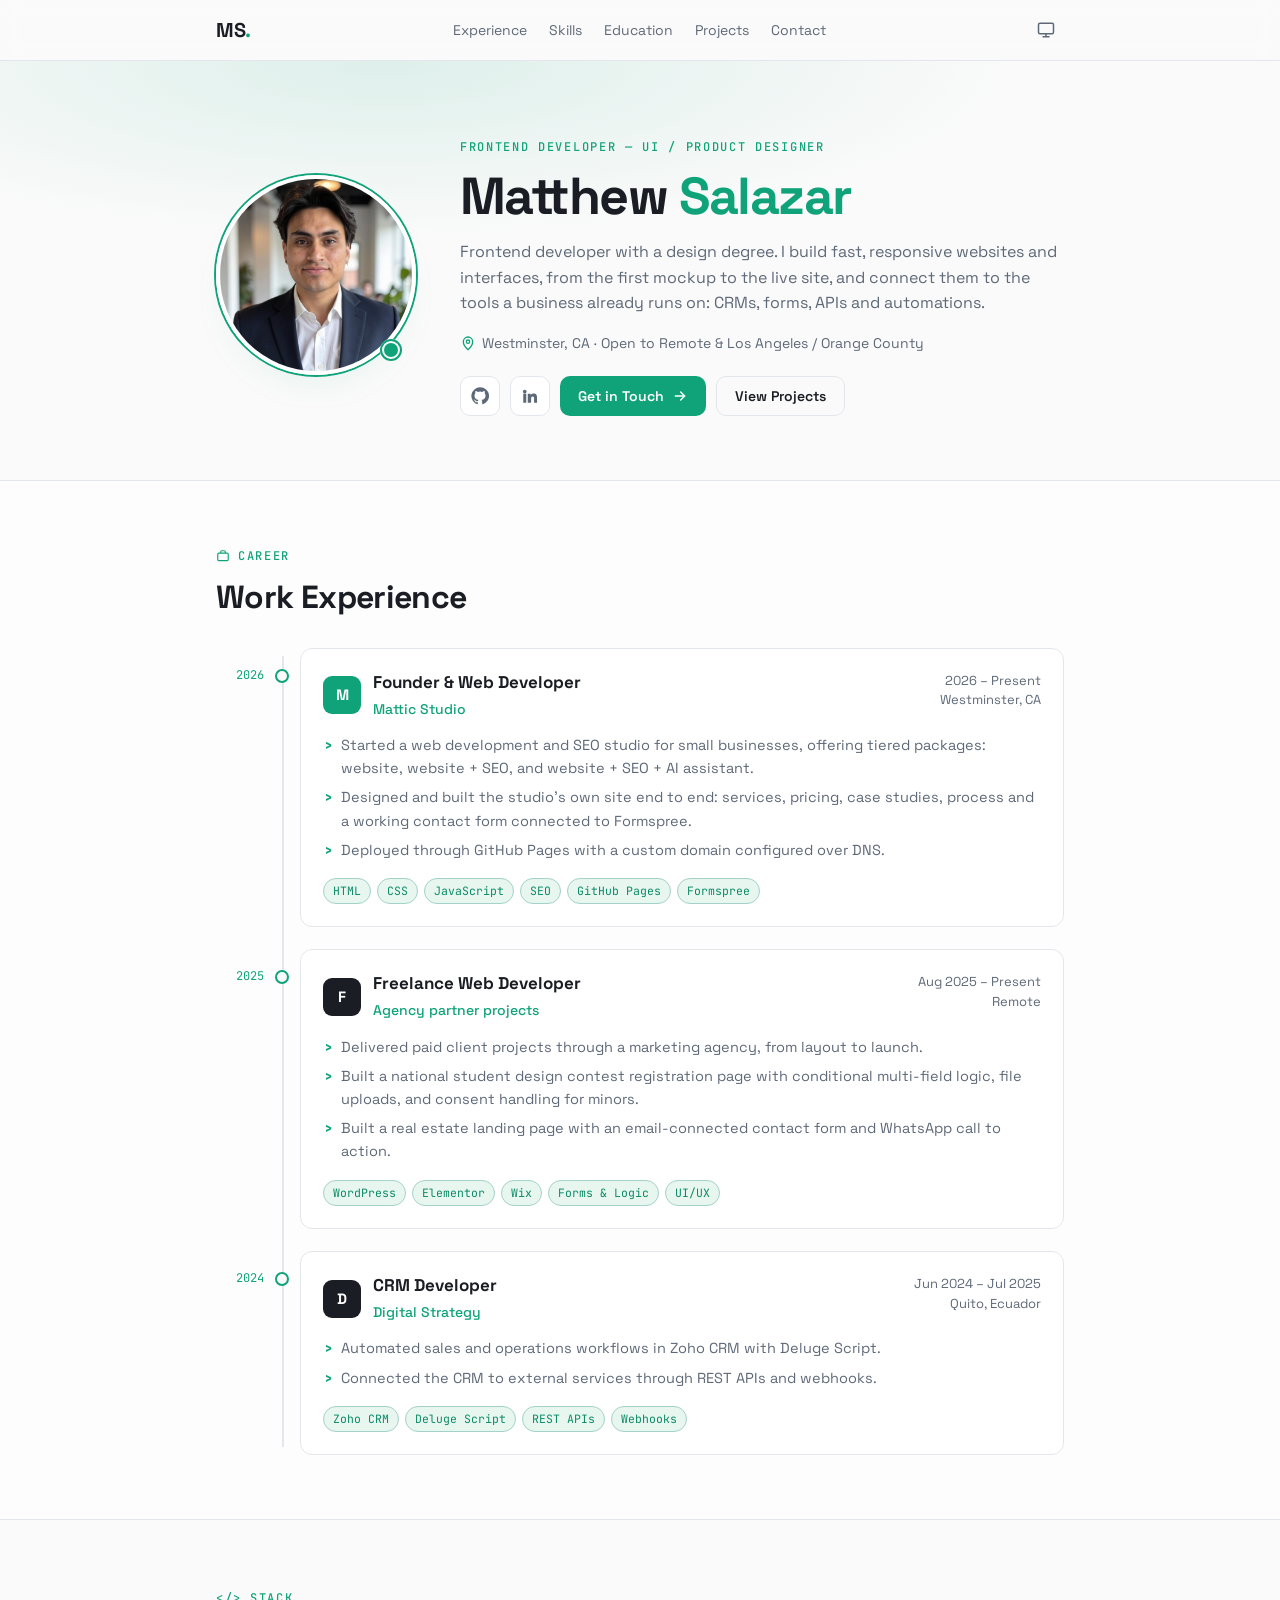
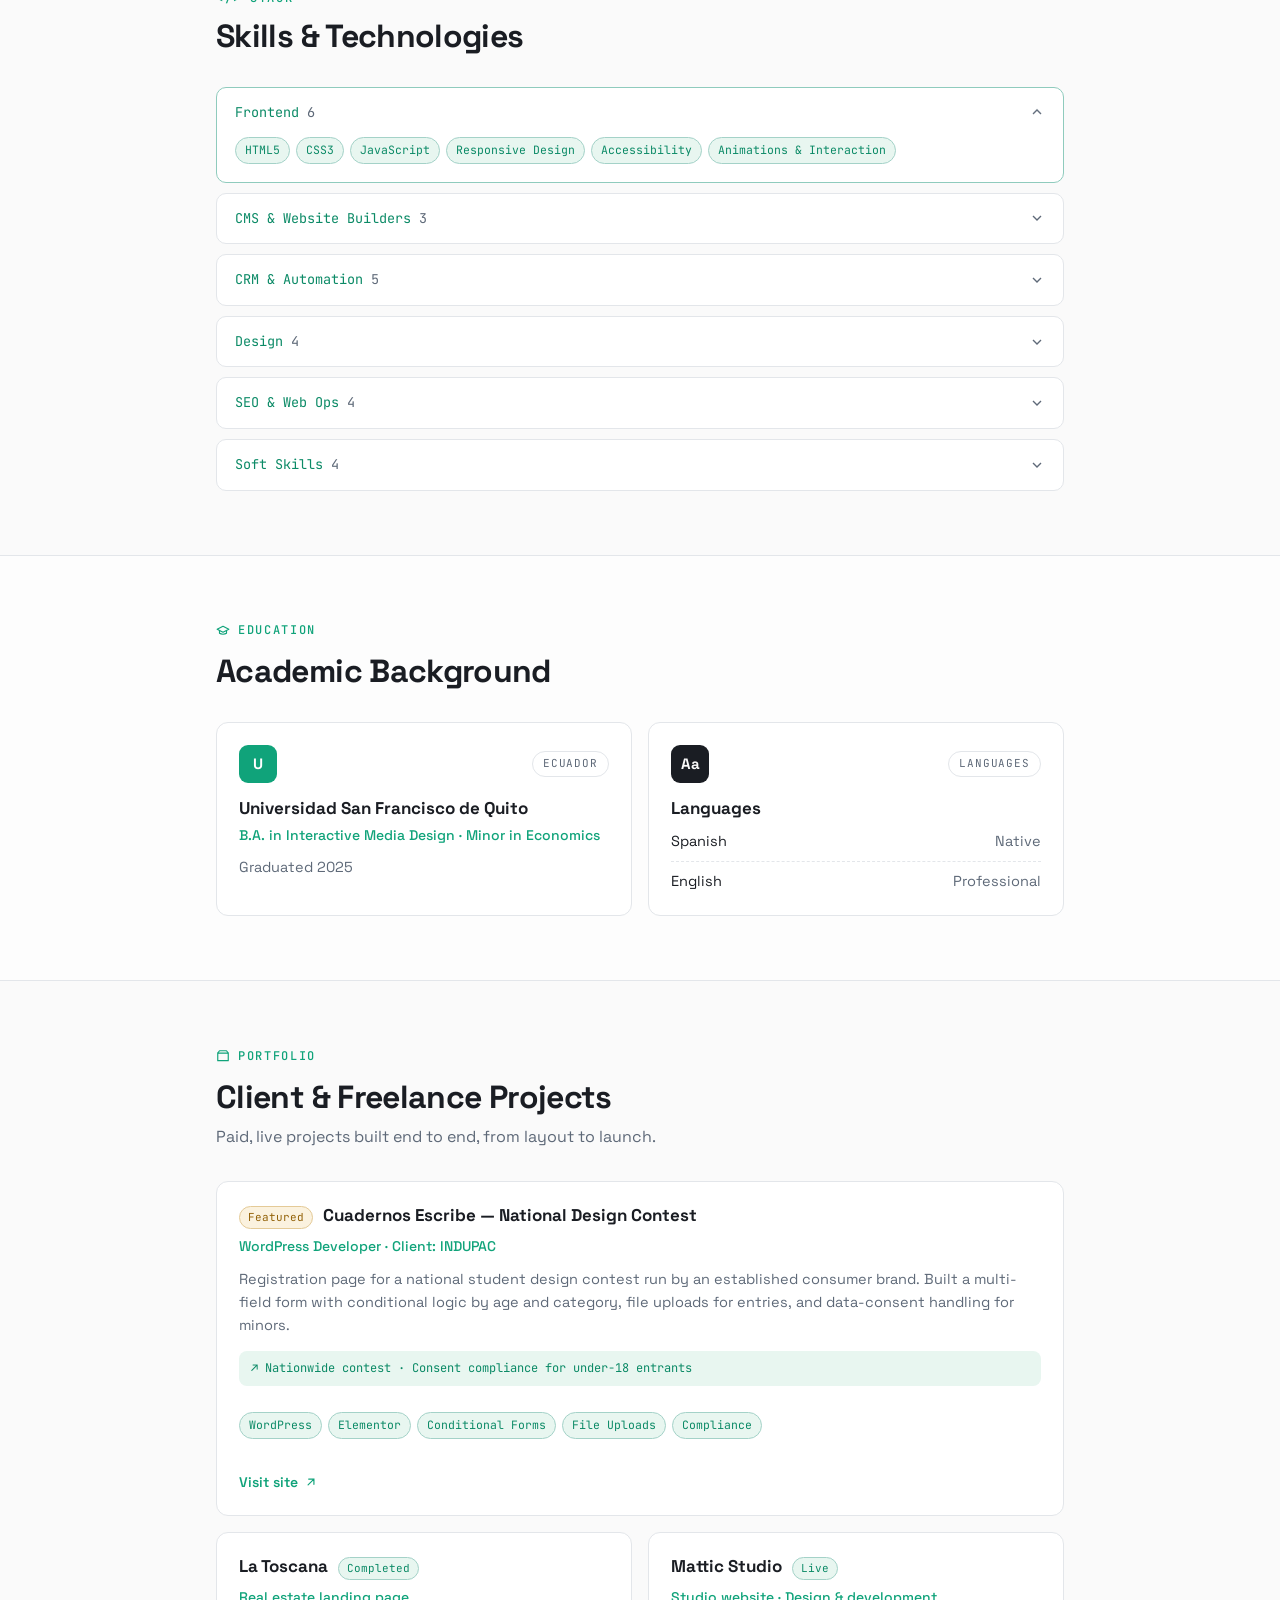
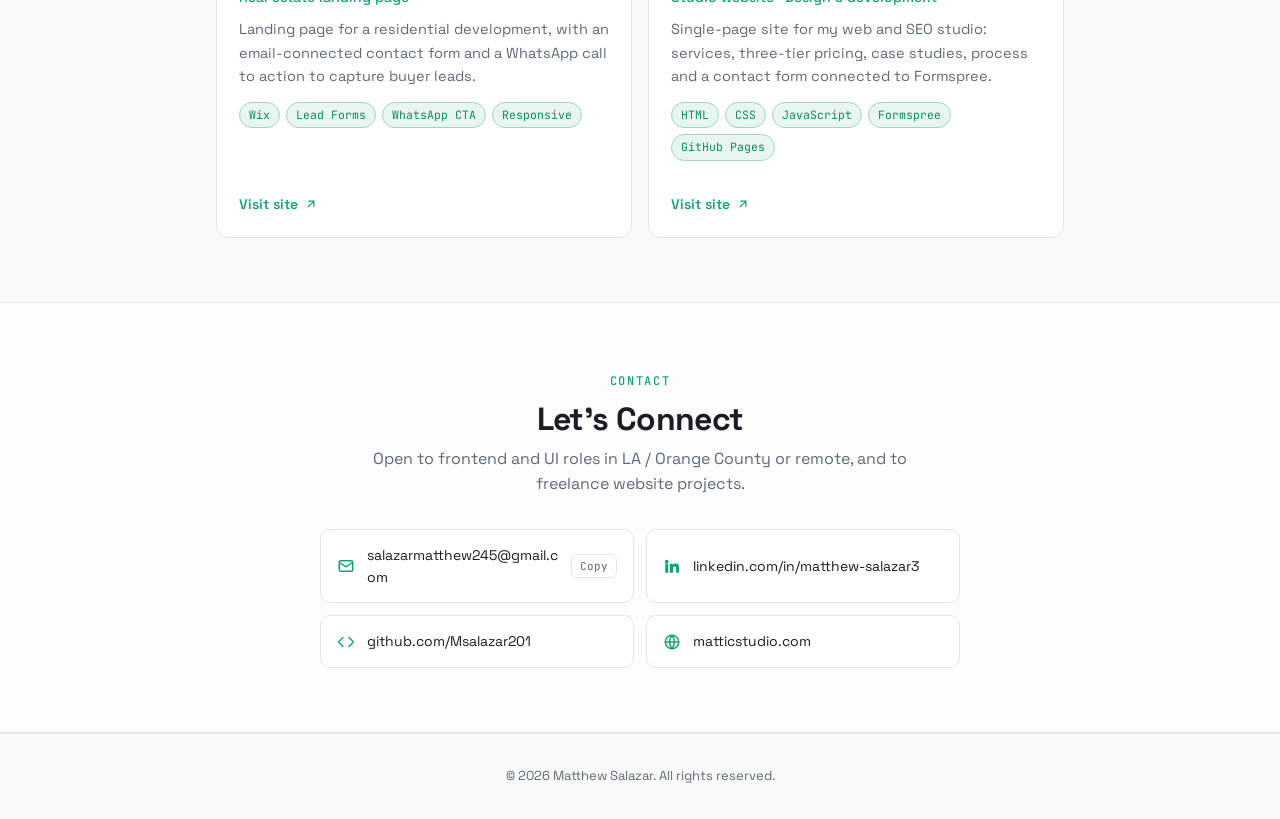
<file: index.html>
<!doctype html>
<html lang="en">
<head>
<meta charset="utf-8">
<meta name="viewport" content="width=device-width, initial-scale=1, viewport-fit=cover">
<title>Matthew Salazar</title>
<meta name="description" content="Matthew Salazar — Frontend Developer and UI / Product Designer based in Southern California.">
<link rel="preconnect" href="https://fonts.googleapis.com">
<link rel="preconnect" href="https://fonts.gstatic.com" crossorigin>
<link rel="stylesheet" href="https://fonts.googleapis.com/css2?family=Space+Grotesk:wght@400;500;600;700&family=JetBrains+Mono:wght@400;500&display=swap">
<style>
/* Layout: single centered column (max 880px), sticky blurred nav, hero with avatar + intro, sections introduced by mono eyebrow + heading */
:root {
  --bg: #fafafa;
  --surface: #ffffff;
  --fg: #1a1d23;
  --muted: #5e6978;
  --line: #e3e6ea;
  --accent: #10a37a;
  --accent-strong: #0b8a66;
  --accent-soft: #e8f6f0;
  --on-accent: #ffffff;
  --glow: rgba(16, 163, 122, .12);
  --font-display: "Space Grotesk", "Segoe UI", system-ui, sans-serif;
  --font-mono: "JetBrains Mono", ui-monospace, "SFMono-Regular", Menlo, monospace;
  --radius: 12px;
}
@media (prefers-color-scheme: dark) {
  :root:not([data-theme="light"]) {
    --bg: #090b0e; --surface: #101317; --fg: #e6eaef; --muted: #98a2b0; --line: #1f242b;
    --accent: #17c08f; --accent-strong: #3ad6a6; --accent-soft: #0f2a22; --on-accent: #06120e;
    --glow: rgba(23, 192, 143, .14); color-scheme: dark;
  }
}
:root[data-theme="dark"] {
  --bg: #090b0e; --surface: #101317; --fg: #e6eaef; --muted: #98a2b0; --line: #1f242b;
  --accent: #17c08f; --accent-strong: #3ad6a6; --accent-soft: #0f2a22; --on-accent: #06120e;
  --glow: rgba(23, 192, 143, .14); color-scheme: dark;
}

* { box-sizing: border-box; }
img { max-width: 100%; }
html { scroll-behavior: smooth; }
@media (prefers-reduced-motion: reduce) { html { scroll-behavior: auto; } * { transition: none !important; animation: none !important; } }
body {
  margin: 0; overflow-x: hidden;
  background: var(--bg); color: var(--fg);
  font-family: var(--font-display); font-size: 16px; line-height: 1.6;
  -webkit-font-smoothing: antialiased;
}
body::before { content: ""; position: fixed; inset: 0 0 auto; height: env(safe-area-inset-top, 0px); z-index: 10; background: var(--bg); }
a { color: inherit; }
a:focus-visible, button:focus-visible, summary:focus-visible { outline: 2px solid var(--accent); outline-offset: 3px; border-radius: 6px; }
.wrap {
  max-width: 880px; margin: 0 auto;
  padding-left: max(16px, env(safe-area-inset-left, 0px));
  padding-right: max(16px, env(safe-area-inset-right, 0px));
}

/* Nav */
.nav {
  position: sticky; top: env(safe-area-inset-top, 0px); z-index: 20;
  background: color-mix(in srgb, var(--bg) 82%, transparent);
  backdrop-filter: blur(10px); -webkit-backdrop-filter: blur(10px);
  border-bottom: 1px solid var(--line);
}
.nav .wrap { display: flex; align-items: center; justify-content: space-between; gap: 16px; height: 60px; }
.brand { font-weight: 700; font-size: 20px; text-decoration: none; letter-spacing: -.02em; }
.brand span { color: var(--accent); }
.nav-links { display: flex; gap: 22px; list-style: none; margin: 0; padding: 0; }
.nav-links a { text-decoration: none; font-size: 14px; color: var(--muted); transition: color .15s; }
.nav-links a:hover { color: var(--fg); }
.nav-right { display: flex; align-items: center; gap: 6px; }
.icon-btn {
  display: inline-grid; place-items: center; width: 36px; height: 36px;
  border-radius: 8px; border: 0; background: transparent; color: var(--muted); cursor: pointer;
}
.icon-btn:hover { background: var(--accent-soft); color: var(--fg); }
.menu-btn { display: none; }
.mobile-menu { display: none; border-top: 1px solid var(--line); }
.mobile-menu ul { list-style: none; margin: 0; padding: 8px 0 14px; display: grid; gap: 2px; }
.mobile-menu a { display: block; padding: 10px 0; text-decoration: none; color: var(--muted); }
@media (max-width: 760px) {
  .nav-links { display: none; }
  .menu-btn { display: inline-grid; }
  .nav.open .mobile-menu { display: block; }
}

/* Hero */
.hero { position: relative; padding-block: 72px 64px; }
.hero::before {
  content: ""; position: absolute; inset: 0; z-index: -1; pointer-events: none;
  background: radial-gradient(ellipse 70% 60% at 30% 0%, var(--glow), transparent 70%);
}
.hero-grid { display: grid; grid-template-columns: auto 1fr; gap: 44px; align-items: center; }
.avatar-wrap { position: relative; width: 200px; height: 200px; }
.avatar {
  width: 100%; height: 100%; border-radius: 50%;
  display: grid; place-items: center;
  background: linear-gradient(145deg, var(--accent-soft), var(--surface));
  border: 4px solid var(--surface);
  box-shadow: 0 0 0 2px var(--accent), 0 18px 40px -18px var(--glow);
  font-size: 64px; font-weight: 700; letter-spacing: -.04em; color: var(--accent-strong);
}
img.avatar { display: block; object-fit: cover; object-position: center top; }
.status-dot {
  position: absolute; right: 14px; bottom: 14px; width: 22px; height: 22px; border-radius: 50%;
  background: var(--accent); border: 4px solid var(--bg);
}
.status-dot::after {
  content: ""; position: absolute; inset: -4px; border-radius: 50%; border: 2px solid var(--accent);
  animation: ping 2.4s ease-out infinite;
}
@keyframes ping { from { transform: scale(.8); opacity: .8; } to { transform: scale(1.8); opacity: 0; } }
.eyebrow {
  font-family: var(--font-mono); font-size: 12px; font-weight: 500;
  letter-spacing: .14em; text-transform: uppercase; color: var(--accent);
  display: inline-flex; align-items: center; gap: 8px; margin: 0;
}
h1 { font-size: clamp(36px, 6vw, 52px); line-height: 1.05; letter-spacing: -.03em; margin: 10px 0 16px; text-wrap: balance; }
h1 span { color: var(--accent); }
.lead { color: var(--muted); max-width: 60ch; margin: 0 0 16px; }
.loc { display: flex; align-items: center; gap: 6px; font-size: 14px; color: var(--muted); margin: 0 0 22px; }
.loc svg { color: var(--accent); }
.hero-actions { display: flex; flex-wrap: wrap; gap: 10px; align-items: center; }
.social {
  display: inline-grid; place-items: center; width: 40px; height: 40px; border-radius: 10px;
  border: 1px solid var(--line); background: var(--surface); color: var(--muted); text-decoration: none;
  transition: color .15s, border-color .15s;
}
.social:hover { color: var(--accent); border-color: var(--accent); }
.btn {
  display: inline-flex; align-items: center; gap: 8px; height: 40px; padding: 0 18px; border-radius: 10px;
  background: var(--accent); color: var(--on-accent); text-decoration: none; font-weight: 600; font-size: 14px;
  transition: background .15s, transform .15s;
}
.btn:hover { background: var(--accent-strong); transform: translateY(-1px); }
.btn.ghost { background: transparent; color: var(--fg); border: 1px solid var(--line); }
.btn.ghost:hover { border-color: var(--accent); color: var(--accent); background: transparent; }
@media (max-width: 640px) {
  .hero { padding-block: 40px 48px; }
  .hero-grid { grid-template-columns: 1fr; justify-items: center; text-align: center; gap: 28px; }
  .avatar-wrap { width: 160px; height: 160px; }
  .avatar { font-size: 52px; }
  .lead { margin-inline: auto; }
  .loc, .hero-actions { justify-content: center; }
  .loc { display: block; }
  .loc svg { display: inline-block; vertical-align: -3px; margin-right: 4px; }
}

/* Sections */
section { padding-block: 64px; scroll-margin-top: 60px; }
section.alt { background: color-mix(in srgb, var(--surface) 60%, var(--bg)); border-block: 1px solid var(--line); }
h2 { font-size: clamp(26px, 4vw, 32px); letter-spacing: -.02em; line-height: 1.15; margin: 8px 0 8px; text-wrap: balance; }
.section-sub { color: var(--muted); margin: 0 0 32px; max-width: 60ch; }
.section-head { margin-bottom: 32px; }
.section-head .section-sub { margin-bottom: 0; }

.card {
  background: var(--surface); border: 1px solid var(--line); border-radius: var(--radius);
  padding: 22px; min-width: 0; transition: border-color .2s, box-shadow .2s, transform .25s;
}
.card:hover { border-color: color-mix(in srgb, var(--accent) 45%, var(--line)); box-shadow: 0 10px 30px -20px var(--glow); }
.tags { display: flex; flex-wrap: wrap; gap: 6px; margin-top: 16px; padding: 0; list-style: none; }
.tags li {
  font-family: var(--font-mono); font-size: 11.5px; padding: 3px 9px; border-radius: 999px;
  border: 1px solid color-mix(in srgb, var(--accent) 30%, var(--line));
  background: var(--accent-soft); color: var(--accent-strong);
}

/* Timeline */
.timeline { list-style: none; margin: 0; padding: 0; position: relative; display: grid; gap: 22px; }
.timeline::before { content: ""; position: absolute; left: 66px; top: 8px; bottom: 8px; width: 2px; background: var(--line); }
.tl-item { display: grid; grid-template-columns: 48px 36px 1fr; align-items: start; }
.tl-year { font-family: var(--font-mono); font-size: 12px; color: var(--accent); padding-top: 18px; text-align: right; font-variant-numeric: tabular-nums; }
.tl-dot { position: relative; justify-self: center; margin-top: 21px; width: 14px; height: 14px; border-radius: 50%; background: var(--bg); border: 2px solid var(--accent); z-index: 1; }
.tl-head { display: flex; gap: 14px; justify-content: space-between; flex-wrap: wrap; }
.tl-title { display: flex; gap: 12px; align-items: center; min-width: 0; }
.logo {
  flex: none; width: 38px; height: 38px; border-radius: 9px; display: grid; place-items: center;
  font-weight: 700; font-size: 15px; background: var(--fg); color: var(--bg);
}
.logo.green { background: var(--accent); color: var(--on-accent); }
.tl-title h3 { font-size: 17px; margin: 0; line-height: 1.3; }
.tl-title p { margin: 0; color: var(--accent); font-size: 14px; font-weight: 500; }
.tl-meta { text-align: right; font-size: 13px; color: var(--muted); line-height: 1.5; }
.bullets { list-style: none; margin: 14px 0 0; padding: 0; display: grid; gap: 6px; }
.bullets li { position: relative; padding-left: 18px; color: var(--muted); font-size: 14.5px; }
.bullets li::before { content: "›"; position: absolute; left: 2px; top: -1px; color: var(--accent); font-weight: 700; }
@media (max-width: 640px) {
  .timeline::before { left: 7px; }
  .tl-item { grid-template-columns: 16px 1fr; column-gap: 14px; }
  .tl-year { grid-column: 2; text-align: left; padding: 0 0 6px; }
  .tl-dot { grid-row: 1 / span 2; grid-column: 1; margin-top: 4px; }
  .tl-item .card { grid-column: 2; }
  .tl-meta { text-align: left; }
}

/* Skills accordion */
.skills { display: grid; gap: 10px; }
details.skill { background: var(--surface); border: 1px solid var(--line); border-radius: 10px; }
details.skill[open] { border-color: color-mix(in srgb, var(--accent) 40%, var(--line)); }
details.skill summary {
  list-style: none; cursor: pointer; display: flex; align-items: center; justify-content: space-between; gap: 12px;
  padding: 14px 18px; font-family: var(--font-mono); font-size: 13.5px; color: var(--accent-strong);
}
details.skill summary::-webkit-details-marker { display: none; }
details.skill summary .count { color: var(--muted); margin-left: 8px; }
details.skill summary .chev { color: var(--muted); transition: transform .2s; }
details.skill[open] summary .chev { transform: rotate(180deg); }
details.skill .tags { margin: 0; padding: 0 18px 18px; }

/* Education */
.grid-2 { display: grid; grid-template-columns: repeat(2, minmax(0, 1fr)); gap: 16px; }
@media (max-width: 700px) { .grid-2 { grid-template-columns: 1fr; } }
.edu-top { display: flex; justify-content: space-between; align-items: center; gap: 12px; margin-bottom: 14px; }
.chip { font-family: var(--font-mono); font-size: 11px; letter-spacing: .08em; text-transform: uppercase; color: var(--muted); border: 1px solid var(--line); border-radius: 999px; padding: 3px 10px; }
.card h3 { font-size: 17px; margin: 0 0 4px; line-height: 1.35; }
.card .sub { color: var(--accent); font-size: 14px; font-weight: 500; margin: 0; }
.card .desc { color: var(--muted); font-size: 14.5px; margin: 10px 0 0; }
.lang-list { list-style: none; padding: 0; margin: 10px 0 0; display: grid; gap: 8px; }
.lang-list li { display: flex; justify-content: space-between; gap: 12px; font-size: 14.5px; border-bottom: 1px dashed var(--line); padding-bottom: 8px; }
.lang-list li:last-child { border-bottom: 0; padding-bottom: 0; }
.lang-list span { color: var(--muted); }

/* Projects */
.project { display: flex; flex-direction: column; }
.project .head { display: flex; align-items: center; gap: 10px; flex-wrap: wrap; margin-bottom: 4px; }
.badge {
  font-family: var(--font-mono); font-size: 11px; padding: 2px 8px; border-radius: 999px;
  background: var(--accent-soft); color: var(--accent-strong); border: 1px solid color-mix(in srgb, var(--accent) 30%, var(--line));
}
.badge.amber { background: color-mix(in srgb, #e5a01a 14%, var(--surface)); color: color-mix(in srgb, #b07200 80%, var(--fg)); border-color: color-mix(in srgb, #e5a01a 40%, var(--line)); }
.impact {
  margin-top: 14px; font-family: var(--font-mono); font-size: 12px; color: var(--accent-strong);
  background: var(--accent-soft); border-radius: 8px; padding: 8px 12px;
}
.project .tags { margin-top: 14px; }
.project .visit { margin-top: auto; padding-top: 16px; display: inline-flex; align-items: center; gap: 6px; font-size: 14px; font-weight: 600; color: var(--accent); text-decoration: none; }
.project .visit:hover { text-decoration: underline; }
.featured { grid-column: 1 / -1; }

/* Contact */
.contact { text-align: center; }
.contact .section-sub { margin-inline: auto; }
.contact-grid { display: grid; grid-template-columns: repeat(2, minmax(0, 1fr)); gap: 12px; max-width: 640px; margin: 0 auto; text-align: left; }
@media (max-width: 560px) { .contact-grid { grid-template-columns: 1fr; } }
.contact-item {
  display: flex; align-items: center; gap: 12px; padding: 14px 16px; border-radius: 10px;
  border: 1px solid var(--line); background: var(--surface); text-decoration: none; font-size: 14px; min-width: 0;
  transition: border-color .15s;
}
.contact-item:hover { border-color: var(--accent); }
.contact-item svg { flex: none; color: var(--accent); }
.contact-item span { overflow-wrap: anywhere; }
.copy {
  margin-left: auto; flex: none; font-family: var(--font-mono); font-size: 11px; border: 1px solid var(--line);
  background: transparent; color: var(--muted); border-radius: 6px; padding: 4px 8px; cursor: pointer;
}
.copy:hover { color: var(--accent); border-color: var(--accent); }

footer { padding-block: 32px; text-align: center; font-size: 13px; color: var(--muted); border-top: 1px solid var(--line); }

/* Soft motion: hero plays on load, sections fade up as they enter the viewport */
@keyframes rise { from { opacity: 0; transform: translateY(14px); } to { opacity: 1; transform: none; } }
@keyframes pop { from { opacity: 0; transform: scale(.94); } to { opacity: 1; transform: none; } }
@media (prefers-reduced-motion: no-preference) {
  .hero-grid > .avatar-wrap { animation: pop .9s cubic-bezier(.2,.7,.2,1) both; }
  .hero-grid > div:last-child > * { animation: rise .8s cubic-bezier(.2,.7,.2,1) both; }
  .hero-grid > div:last-child > :nth-child(1) { animation-delay: .10s; }
  .hero-grid > div:last-child > :nth-child(2) { animation-delay: .18s; }
  .hero-grid > div:last-child > :nth-child(3) { animation-delay: .26s; }
  .hero-grid > div:last-child > :nth-child(4) { animation-delay: .34s; }
  .hero-grid > div:last-child > :nth-child(5) { animation-delay: .42s; }

  .js .reveal {
    opacity: 0; transform: translateY(18px);
    transition: opacity .7s ease, transform .7s cubic-bezier(.2,.7,.2,1), border-color .2s, box-shadow .2s;
    transition-delay: var(--d, 0ms), var(--d, 0ms), 0s, 0s;
  }
  .js .reveal.in { opacity: 1; transform: none; }

  .js .tl-item.reveal .tl-dot { transform: scale(0); transition: transform .5s cubic-bezier(.3,1.6,.5,1); transition-delay: calc(var(--d, 0ms) + 250ms); }
  .js .tl-item.reveal.in .tl-dot { transform: none; }
  .js .timeline::before { transform: scaleY(0); transform-origin: top; transition: transform 1.4s cubic-bezier(.2,.7,.2,1); }
  .js .timeline.in::before { transform: none; }

  .js .card:hover { transform: translateY(-2px); }
  .js .card.reveal.in { transition-delay: 0s; transition-duration: .7s, .3s, .2s, .2s; }
}
</style>

</head>
<body>
<header class="nav" id="nav">
  <div class="wrap">
    <a class="brand" href="#top" aria-label="Matthew Salazar, back to top">MS<span>.</span></a>
    <ul class="nav-links">
      <li><a href="#experience">Experience</a></li>
      <li><a href="#skills">Skills</a></li>
      <li><a href="#education">Education</a></li>
      <li><a href="#projects">Projects</a></li>
      <li><a href="#contact">Contact</a></li>
    </ul>
    <div class="nav-right">
      <button class="icon-btn" id="themeBtn" type="button" aria-label="Toggle dark mode">
        <svg width="18" height="18" viewBox="0 0 24 24" fill="none" stroke="currentColor" stroke-width="2" stroke-linecap="round" stroke-linejoin="round" aria-hidden="true"><rect x="2" y="3" width="20" height="14" rx="2"/><path d="M8 21h8M12 17v4"/></svg>
      </button>
      <button class="icon-btn menu-btn" id="menuBtn" type="button" aria-label="Open menu" aria-expanded="false">
        <svg width="20" height="20" viewBox="0 0 24 24" fill="none" stroke="currentColor" stroke-width="2" stroke-linecap="round" aria-hidden="true"><path d="M4 6h16M4 12h16M4 18h16"/></svg>
      </button>
    </div>
  </div>
  <div class="mobile-menu">
    <div class="wrap">
      <ul>
        <li><a href="#experience">Experience</a></li>
        <li><a href="#skills">Skills</a></li>
        <li><a href="#education">Education</a></li>
        <li><a href="#projects">Projects</a></li>
        <li><a href="#contact">Contact</a></li>
      </ul>
    </div>
  </div>
</header>

<main id="top">
  <div class="hero">
    <div class="wrap hero-grid">
      <div class="avatar-wrap">
        <!-- Replace with: <img class="avatar" src="profile.jpg" alt="Matthew Salazar"> -->
         <img class="avatar" src="imagenes/fotoperfil.jpg" alt="Matthew Salazar">
        <!--<div class="avatar" role="img" aria-label="Matthew Salazar">MS</div> -->
        <span class="status-dot" title="Open to work"></span>  
      </div>
      <div>
        <p class="eyebrow">Frontend Developer — UI / Product Designer</p>
        <h1>Matthew <span>Salazar</span></h1>
        <p class="lead">Frontend developer with a design degree. I build fast, responsive websites and interfaces, from the first mockup to the live site, and connect them to the tools a business already runs on: CRMs, forms, APIs and automations.</p>
        <p class="loc">
          <svg width="16" height="16" viewBox="0 0 24 24" fill="none" stroke="currentColor" stroke-width="2" stroke-linecap="round" stroke-linejoin="round" aria-hidden="true"><path d="M12 22s7-6.2 7-12a7 7 0 1 0-14 0c0 5.8 7 12 7 12z"/><circle cx="12" cy="10" r="2.5"/></svg>
          Westminster, CA · Open to Remote &amp; Los Angeles / Orange County
        </p>
        <div class="hero-actions">
          <a class="social" href="https://github.com/Msalazar201" target="_blank" rel="noopener" aria-label="GitHub">
            <svg width="18" height="18" viewBox="0 0 24 24" fill="currentColor" aria-hidden="true"><path d="M12 .5a11.5 11.5 0 0 0-3.64 22.41c.58.1.79-.25.79-.56v-2c-3.2.7-3.88-1.37-3.88-1.37-.53-1.34-1.29-1.7-1.29-1.7-1.05-.72.08-.7.08-.7 1.16.08 1.77 1.19 1.77 1.19 1.03 1.77 2.71 1.26 3.37.96.1-.75.4-1.26.73-1.55-2.56-.29-5.25-1.28-5.25-5.69 0-1.26.45-2.29 1.19-3.1-.12-.29-.52-1.46.11-3.05 0 0 .97-.31 3.17 1.18a11 11 0 0 1 5.77 0c2.2-1.49 3.17-1.18 3.17-1.18.63 1.59.23 2.76.11 3.05.74.81 1.19 1.84 1.19 3.1 0 4.42-2.7 5.39-5.27 5.68.41.36.78 1.06.78 2.14v3.17c0 .31.21.67.8.56A11.5 11.5 0 0 0 12 .5z"/></svg>
          </a>
          <a class="social" href="https://www.linkedin.com/in/matthew-salazar3/" target="_blank" rel="noopener" aria-label="LinkedIn">
            <svg width="18" height="18" viewBox="0 0 24 24" fill="currentColor" aria-hidden="true"><path d="M4.98 3.5a2.5 2.5 0 1 1 0 5 2.5 2.5 0 0 1 0-5zM3 9h4v12H3zM9 9h3.8v1.7h.05c.53-1 1.84-2.05 3.78-2.05 4.04 0 4.79 2.66 4.79 6.12V21h-4v-5.5c0-1.31-.02-3-1.83-3-1.83 0-2.11 1.43-2.11 2.9V21H9z"/></svg>
          </a>
          <a class="btn" href="#contact">Get in Touch
            <svg width="16" height="16" viewBox="0 0 24 24" fill="none" stroke="currentColor" stroke-width="2" stroke-linecap="round" aria-hidden="true"><path d="M5 12h14M13 6l6 6-6 6"/></svg>
          </a>
          <a class="btn ghost" href="#projects">View Projects</a>
        </div>
      </div>
    </div>
  </div>

  <section id="experience" class="alt">
    <div class="wrap">
      <div class="section-head">
        <p class="eyebrow">
          <svg width="14" height="14" viewBox="0 0 24 24" fill="none" stroke="currentColor" stroke-width="2" aria-hidden="true"><rect x="3" y="7" width="18" height="13" rx="2"/><path d="M8 7V5a2 2 0 0 1 2-2h4a2 2 0 0 1 2 2v2"/></svg>
          Career
        </p>
        <h2>Work Experience</h2>
      </div>
      <ol class="timeline">
        <li class="tl-item">
          <span class="tl-year">2026</span>
          <span class="tl-dot" aria-hidden="true"></span>
          <article class="card">
            <div class="tl-head">
              <div class="tl-title">
                <span class="logo green" aria-hidden="true">M</span>
                <div><h3>Founder &amp; Web Developer</h3><p>Mattic Studio</p></div>
              </div>
              <div class="tl-meta">2026 – Present<br>Westminster, CA</div>
            </div>
            <ul class="bullets">
              <li>Started a web development and SEO studio for small businesses, offering tiered packages: website, website + SEO, and website + SEO + AI assistant.</li>
              <li>Designed and built the studio's own site end to end: services, pricing, case studies, process and a working contact form connected to Formspree.</li>
              <li>Deployed through GitHub Pages with a custom domain configured over DNS.</li>
            </ul>
            <ul class="tags"><li>HTML</li><li>CSS</li><li>JavaScript</li><li>SEO</li><li>GitHub Pages</li><li>Formspree</li></ul>
          </article>
        </li>
        <li class="tl-item">
          <span class="tl-year">2025</span>
          <span class="tl-dot" aria-hidden="true"></span>
          <article class="card">
            <div class="tl-head">
              <div class="tl-title">
                <span class="logo" aria-hidden="true">F</span>
                <div><h3>Freelance Web Developer</h3><p>Agency partner projects</p></div>
              </div>
              <div class="tl-meta">Aug 2025 – Present<br>Remote</div>
            </div>
            <ul class="bullets">
              <li>Delivered paid client projects through a marketing agency, from layout to launch.</li>
              <li>Built a national student design contest registration page with conditional multi-field logic, file uploads, and consent handling for minors.</li>
              <li>Built a real estate landing page with an email-connected contact form and WhatsApp call to action.</li>
            </ul>
            <ul class="tags"><li>WordPress</li><li>Elementor</li><li>Wix</li><li>Forms &amp; Logic</li><li>UI/UX</li></ul>
          </article>
        </li>
        <li class="tl-item">
          <span class="tl-year">2024</span>
          <span class="tl-dot" aria-hidden="true"></span>
          <article class="card">
            <div class="tl-head">
              <div class="tl-title">
                <span class="logo" aria-hidden="true">D</span>
                <div><h3>CRM Developer</h3><p>Digital Strategy</p></div>
              </div>
              <div class="tl-meta">Jun 2024 – Jul 2025<br>Quito, Ecuador</div>
            </div>
            <ul class="bullets">
              <li>Automated sales and operations workflows in Zoho CRM with Deluge Script.</li>
              <li>Connected the CRM to external services through REST APIs and webhooks.</li>
            </ul>
            <ul class="tags"><li>Zoho CRM</li><li>Deluge Script</li><li>REST APIs</li><li>Webhooks</li></ul>
          </article>
        </li>
      </ol>
    </div>
  </section>

  <section id="skills">
    <div class="wrap">
      <div class="section-head">
        <p class="eyebrow"><span aria-hidden="true">&lt;/&gt;</span> Stack</p>
        <h2>Skills &amp; Technologies</h2>
      </div>
      <div class="skills">
        <details class="skill" open>
          <summary><span>Frontend<span class="count">6</span></span><svg class="chev" width="16" height="16" viewBox="0 0 24 24" fill="none" stroke="currentColor" stroke-width="2" aria-hidden="true"><path d="m6 9 6 6 6-6"/></svg></summary>
          <ul class="tags"><li>HTML5</li><li>CSS3</li><li>JavaScript</li><li>Responsive Design</li><li>Accessibility</li><li>Animations &amp; Interaction</li></ul>
        </details>
        <details class="skill">
          <summary><span>CMS &amp; Website Builders<span class="count">3</span></span><svg class="chev" width="16" height="16" viewBox="0 0 24 24" fill="none" stroke="currentColor" stroke-width="2" aria-hidden="true"><path d="m6 9 6 6 6-6"/></svg></summary>
          <ul class="tags"><li>WordPress</li><li>Elementor</li><li>Wix</li></ul>
        </details>
        <details class="skill">
          <summary><span>CRM &amp; Automation<span class="count">5</span></span><svg class="chev" width="16" height="16" viewBox="0 0 24 24" fill="none" stroke="currentColor" stroke-width="2" aria-hidden="true"><path d="m6 9 6 6 6-6"/></svg></summary>
          <ul class="tags"><li>Zoho CRM</li><li>Deluge Script</li><li>REST APIs</li><li>Webhooks</li><li>Formspree</li></ul>
        </details>
        <details class="skill">
          <summary><span>Design<span class="count">4</span></span><svg class="chev" width="16" height="16" viewBox="0 0 24 24" fill="none" stroke="currentColor" stroke-width="2" aria-hidden="true"><path d="m6 9 6 6 6-6"/></svg></summary>
          <ul class="tags"><li>UI / Product Design</li><li>Interactive Media</li><li>Adobe Creative Cloud</li><li>Prototyping</li></ul>
        </details>
        <details class="skill">
          <summary><span>SEO &amp; Web Ops<span class="count">4</span></span><svg class="chev" width="16" height="16" viewBox="0 0 24 24" fill="none" stroke="currentColor" stroke-width="2" aria-hidden="true"><path d="m6 9 6 6 6-6"/></svg></summary>
          <ul class="tags"><li>On-page SEO</li><li>Git &amp; GitHub</li><li>GitHub Pages</li><li>Domains &amp; DNS</li></ul>
        </details>
        <details class="skill">
          <summary><span>Soft Skills<span class="count">4</span></span><svg class="chev" width="16" height="16" viewBox="0 0 24 24" fill="none" stroke="currentColor" stroke-width="2" aria-hidden="true"><path d="m6 9 6 6 6-6"/></svg></summary>
          <ul class="tags"><li>Bilingual (EN / ES)</li><li>Client Communication</li><li>Problem Solving</li><li>Business Mindset</li></ul>
        </details>
      </div>
    </div>
  </section>

  <section id="education" class="alt">
    <div class="wrap">
      <div class="section-head">
        <p class="eyebrow">
          <svg width="14" height="14" viewBox="0 0 24 24" fill="none" stroke="currentColor" stroke-width="2" stroke-linejoin="round" aria-hidden="true"><path d="M22 9 12 4 2 9l10 5 10-5z"/><path d="M6 11v5c3 2 9 2 12 0v-5"/></svg>
          Education
        </p>
        <h2>Academic Background</h2>
      </div>
      <div class="grid-2">
        <article class="card">
          <div class="edu-top"><span class="logo green" aria-hidden="true">U</span><span class="chip">Ecuador</span></div>
          <h3>Universidad San Francisco de Quito</h3>
          <p class="sub">B.A. in Interactive Media Design · Minor in Economics</p>
          <p class="desc">Graduated 2025</p>
        </article>
        <article class="card">
          <div class="edu-top"><span class="logo" aria-hidden="true">Aa</span><span class="chip">Languages</span></div>
          <h3>Languages</h3>
          <ul class="lang-list">
            <li>Spanish <span>Native</span></li>
            <li>English <span>Professional</span></li>
          </ul>
        </article>
      </div>
    </div>
  </section>

  <section id="projects">
    <div class="wrap">
      <div class="section-head">
        <p class="eyebrow">
          <svg width="14" height="14" viewBox="0 0 24 24" fill="none" stroke="currentColor" stroke-width="2" stroke-linejoin="round" aria-hidden="true"><path d="M3 7h18v13H3z"/><path d="M3 7l3-4h12l3 4"/></svg>
          Portfolio
        </p>
        <h2>Client &amp; Freelance Projects</h2>
        <p class="section-sub">Paid, live projects built end to end, from layout to launch.</p>
      </div>
      <div class="grid-2">
        <article class="card project featured">
          <div class="head"><span class="badge amber">Featured</span><h3>Cuadernos Escribe — National Design Contest</h3></div>
          <p class="sub">WordPress Developer · Client: INDUPAC</p>
          <p class="desc">Registration page for a national student design contest run by an established consumer brand. Built a multi-field form with conditional logic by age and category, file uploads for entries, and data-consent handling for minors.</p>
          <p class="impact">↗ Nationwide contest · Consent compliance for under-18 entrants</p>
          <ul class="tags"><li>WordPress</li><li>Elementor</li><li>Conditional Forms</li><li>File Uploads</li><li>Compliance</li></ul>
          <a class="visit" href="https://escribe-ec.com/concurso/" target="_blank" rel="noopener">Visit site
            <svg width="14" height="14" viewBox="0 0 24 24" fill="none" stroke="currentColor" stroke-width="2" stroke-linecap="round" aria-hidden="true"><path d="M7 17 17 7M8 7h9v9"/></svg>
          </a>
        </article>
        <article class="card project">
          <div class="head"><h3>La Toscana</h3><span class="badge">Completed</span></div>
          <p class="sub">Real estate landing page</p>
          <p class="desc">Landing page for a residential development, with an email-connected contact form and a WhatsApp call to action to capture buyer leads.</p>
          <ul class="tags"><li>Wix</li><li>Lead Forms</li><li>WhatsApp CTA</li><li>Responsive</li></ul>
          <a class="visit" href="https://www.latoscanaec.com/" target="_blank" rel="noopener">Visit site
            <svg width="14" height="14" viewBox="0 0 24 24" fill="none" stroke="currentColor" stroke-width="2" stroke-linecap="round" aria-hidden="true"><path d="M7 17 17 7M8 7h9v9"/></svg>
          </a>
        </article>
        <article class="card project">
          <div class="head"><h3>Mattic Studio</h3><span class="badge">Live</span></div>
          <p class="sub">Studio website · Design &amp; development</p>
          <p class="desc">Single-page site for my web and SEO studio: services, three-tier pricing, case studies, process and a contact form connected to Formspree.</p>
          <ul class="tags"><li>HTML</li><li>CSS</li><li>JavaScript</li><li>Formspree</li><li>GitHub Pages</li></ul>
          <a class="visit" href="https://matticstudio.com" target="_blank" rel="noopener">Visit site
            <svg width="14" height="14" viewBox="0 0 24 24" fill="none" stroke="currentColor" stroke-width="2" stroke-linecap="round" aria-hidden="true"><path d="M7 17 17 7M8 7h9v9"/></svg>
          </a>
        </article>
      </div>
    </div>
  </section>

  <section id="contact" class="alt contact">
    <div class="wrap">
      <p class="eyebrow">Contact</p>
      <h2>Let's Connect</h2>
      <p class="section-sub">Open to frontend and UI roles in LA / Orange County or remote, and to freelance website projects.</p>
      <div class="contact-grid">
        <div class="contact-item">
          <svg width="18" height="18" viewBox="0 0 24 24" fill="none" stroke="currentColor" stroke-width="2" aria-hidden="true"><rect x="3" y="5" width="18" height="14" rx="2"/><path d="m3 7 9 6 9-6"/></svg>
          <span id="email">salazarmatthew245@gmail.com</span>
          <button class="copy" type="button" data-copy="email">Copy</button>
        </div>
        <a class="contact-item" href="https://www.linkedin.com/in/matthew-salazar3/" target="_blank" rel="noopener">
          <svg width="18" height="18" viewBox="0 0 24 24" fill="currentColor" aria-hidden="true"><path d="M4.98 3.5a2.5 2.5 0 1 1 0 5 2.5 2.5 0 0 1 0-5zM3 9h4v12H3zM9 9h3.8v1.7h.05c.53-1 1.84-2.05 3.78-2.05 4.04 0 4.79 2.66 4.79 6.12V21h-4v-5.5c0-1.31-.02-3-1.83-3-1.83 0-2.11 1.43-2.11 2.9V21H9z"/></svg>
          <span>linkedin.com/in/matthew-salazar3</span>
        </a>
        <a class="contact-item" href="https://github.com/Msalazar201" target="_blank" rel="noopener">
          <svg width="18" height="18" viewBox="0 0 24 24" fill="none" stroke="currentColor" stroke-width="2" stroke-linecap="round" stroke-linejoin="round" aria-hidden="true"><path d="m8 18-6-6 6-6M16 6l6 6-6 6"/></svg>
          <span>github.com/Msalazar201</span>
        </a>
        <a class="contact-item" href="https://matticstudio.com" target="_blank" rel="noopener">
          <svg width="18" height="18" viewBox="0 0 24 24" fill="none" stroke="currentColor" stroke-width="2" aria-hidden="true"><circle cx="12" cy="12" r="9"/><path d="M3 12h18M12 3a14 14 0 0 1 0 18M12 3a14 14 0 0 0 0 18"/></svg>
          <span>matticstudio.com</span>
        </a>
      </div>
    </div>
  </section>
</main>

<footer>
  <div class="wrap">© 2026 Matthew Salazar. All rights reserved.</div>
</footer>

<script>
(function () {
  if (!('IntersectionObserver' in window)) return;
  if (window.matchMedia('(prefers-reduced-motion: reduce)').matches) return;
  document.documentElement.classList.add('js');
  var groups = [
    '.section-head',
    '.contact > .wrap > .eyebrow, .contact > .wrap > h2, .contact > .wrap > .section-sub',
    '.timeline > .tl-item',
    '.skills > details.skill',
    '.grid-2 > .card',
    '.contact-grid > *'
  ];
  var targets = [];
  groups.forEach(function (sel) {
    var seen = new Map();
    document.querySelectorAll(sel).forEach(function (el) {
      var i = seen.get(el.parentNode) || 0;
      seen.set(el.parentNode, i + 1);
      el.style.setProperty('--d', Math.min(i * 90, 450) + 'ms');
      el.classList.add('reveal');
      targets.push(el);
    });
  });
  document.querySelectorAll('.timeline').forEach(function (t) { targets.push(t); });
  var io = new IntersectionObserver(function (entries) {
    entries.forEach(function (e) {
      if (e.isIntersecting) { e.target.classList.add('in'); io.unobserve(e.target); }
    });
  }, { threshold: 0.12, rootMargin: '0px 0px -8% 0px' });
  targets.forEach(function (el) { io.observe(el); });
})();
</script>
<script>
(function () {
  var nav = document.getElementById('nav');
  var menuBtn = document.getElementById('menuBtn');
  menuBtn.addEventListener('click', function () {
    var open = nav.classList.toggle('open');
    menuBtn.setAttribute('aria-expanded', open ? 'true' : 'false');
  });
  nav.querySelectorAll('.mobile-menu a').forEach(function (a) {
    a.addEventListener('click', function () { nav.classList.remove('open'); menuBtn.setAttribute('aria-expanded', 'false'); });
  });

  var root = document.documentElement;
  var stored = null;
  try { stored = localStorage.getItem('theme'); } catch (e) {}
  if (stored === 'dark' || stored === 'light') root.setAttribute('data-theme', stored);
  document.getElementById('themeBtn').addEventListener('click', function () {
    var current = root.getAttribute('data-theme') ||
      (window.matchMedia('(prefers-color-scheme: dark)').matches ? 'dark' : 'light');
    var next = current === 'dark' ? 'light' : 'dark';
    root.setAttribute('data-theme', next);
    try { localStorage.setItem('theme', next); } catch (e) {}
  });

  document.querySelectorAll('[data-copy]').forEach(function (btn) {
    btn.addEventListener('click', function () {
      var el = document.getElementById(btn.getAttribute('data-copy'));
      var text = el.textContent.trim();
      var done = function () { btn.textContent = 'Copied'; setTimeout(function () { btn.textContent = 'Copy'; }, 1500); };
      var fallback = function () {
        var r = document.createRange(); r.selectNodeContents(el);
        var s = window.getSelection(); s.removeAllRanges(); s.addRange(r);
      };
      if (navigator.clipboard && navigator.clipboard.writeText) {
        navigator.clipboard.writeText(text).then(done, fallback);
      } else { fallback(); }
    });
  });
})();
</script>
</body>
</html>
</file>
